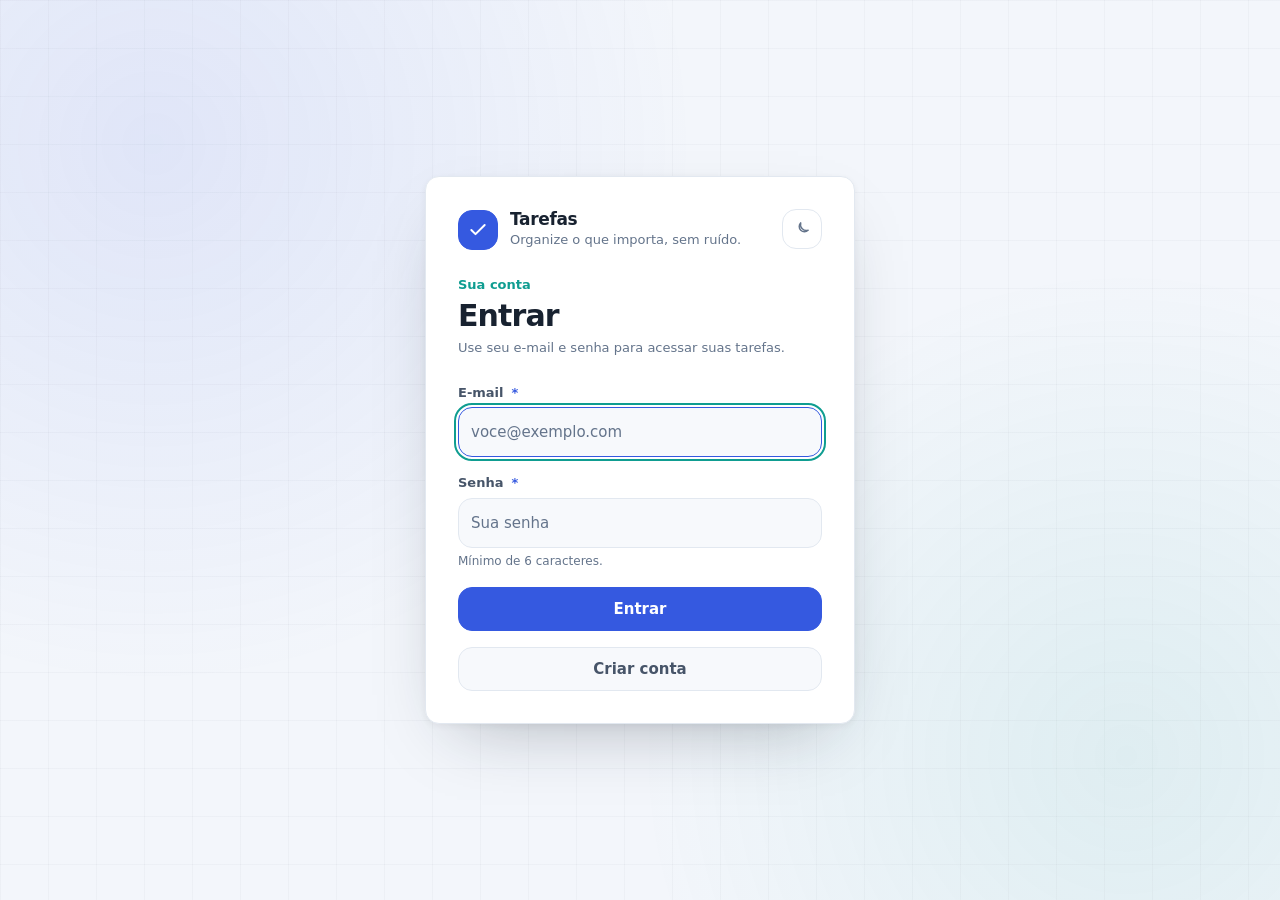
<file: docs/index.html>
<!DOCTYPE html>
<html lang="pt-BR">
<head>
  <meta charset="UTF-8">
  <meta name="viewport" content="width=device-width, initial-scale=1">
  <meta name="description" content="Gerenciador de tarefas pessoal, conectado a uma API FastAPI.">
  <meta name="theme-color" content="#F3F6FB">
  <title>Tarefas — Gerenciador</title>

  <script>
    // Aplica o tema antes do CSS para evitar o flash de tema errado.
    (function () {
      try {
        var salvo = localStorage.getItem("gerenciador.tema");
        var escuro = window.matchMedia &&
          window.matchMedia("(prefers-color-scheme: dark)").matches;
        var tema = salvo === "light" || salvo === "dark"
          ? salvo
          : (escuro ? "dark" : "light");

        document.documentElement.dataset.theme = tema;
        var meta = document.querySelector('meta[name="theme-color"]');
        if (meta) meta.content = tema === "dark" ? "#0B1020" : "#F3F6FB";
      } catch (erro) {
        document.documentElement.dataset.theme = "light";
      }
    })();
  </script>
  <link rel="stylesheet" href="css/style.css">
</head>
<body>

  <main class="login" id="tela-login" hidden>
    <section class="login__card" aria-labelledby="login-titulo">
      <div class="login__top">
        <div class="brand">
          <span class="brand__mark" aria-hidden="true">
            <svg viewBox="0 0 24 24" width="20" height="20" fill="none" stroke="currentColor" stroke-width="2.4" stroke-linecap="round" stroke-linejoin="round">
              <path d="M20 6 9 17l-5-5"/>
            </svg>
          </span>
          <div class="brand__text">
            <p class="brand__title">Tarefas</p>
            <p class="brand__sub">Organize o que importa, sem ruído.</p>
          </div>
        </div>

        <button class="icon-btn theme-toggle" type="button" data-theme-toggle aria-label="Ativar tema escuro" aria-pressed="false" title="Ativar tema escuro">
          <span class="theme-toggle__icon theme-toggle__icon--sun" aria-hidden="true">
            <svg viewBox="0 0 24 24" width="18" height="18" fill="none" stroke="currentColor" stroke-width="2" stroke-linecap="round" stroke-linejoin="round">
              <circle cx="12" cy="12" r="4"/>
              <path d="M12 2v2M12 20v2M4.93 4.93l1.42 1.42M17.66 17.66l1.41 1.41M2 12h2M20 12h2M4.93 19.07l1.42-1.42M17.66 6.34l1.41-1.41"/>
            </svg>
          </span>
          <span class="theme-toggle__icon theme-toggle__icon--moon" aria-hidden="true">
            <svg viewBox="0 0 24 24" width="18" height="18" fill="none" stroke="currentColor" stroke-width="2" stroke-linecap="round" stroke-linejoin="round">
              <path d="M20 14.5A8.5 8.5 0 0 1 9.5 4 7 7 0 1 0 20 14.5Z"/>
            </svg>
          </span>
        </button>
      </div>

      <header class="login__head">
        <p class="login__kicker">Sua conta</p>
        <h1 class="login__title" id="login-titulo">Entrar</h1>
        <p class="login__text">Use seu e-mail e senha para acessar suas tarefas.</p>
      </header>

      <form class="login__form" id="form-login" novalidate>
        <div class="field">
          <label class="field__label" for="login-email">
            E-mail <span class="field__req" aria-hidden="true">*</span>
          </label>
          <input
            class="field__input"
            id="login-email"
            name="email"
            type="email"
            maxlength="254"
            autocomplete="username"
            placeholder="voce@exemplo.com"
            required
            aria-required="true"
          >
          <p class="field__error" id="erro-login-email" data-erro-de="login-email" hidden></p>
        </div>

        <div class="field">
          <label class="field__label" for="login-senha">
            Senha <span class="field__req" aria-hidden="true">*</span>
          </label>
          <input
            class="field__input"
            id="login-senha"
            name="senha"
            type="password"
            minlength="6"
            maxlength="128"
            autocomplete="current-password"
            placeholder="Sua senha"
            required
            aria-required="true"
          >
          <p class="field__hint">Mínimo de 6 caracteres.</p>
          <p class="field__error" id="erro-login-senha" data-erro-de="login-senha" hidden></p>
        </div>

        <p class="login__erro" id="login-erro" role="alert" hidden></p>

        <button class="btn btn--primary btn--block" type="submit" id="login-submit">
          Entrar
        </button>

        <button class="btn btn--ghost btn--block" type="button" id="login-criar-conta">
          Criar conta
        </button>
      </form>
    </section>
  </main>

  <main class="login" id="tela-cadastro" hidden>
    <section class="login__card" aria-labelledby="cadastro-titulo">
      <div class="login__top">
        <div class="brand">
          <span class="brand__mark" aria-hidden="true">
            <svg viewBox="0 0 24 24" width="20" height="20" fill="none" stroke="currentColor" stroke-width="2.4" stroke-linecap="round" stroke-linejoin="round">
              <path d="M20 6 9 17l-5-5"/>
            </svg>
          </span>
          <div class="brand__text">
            <p class="brand__title">Tarefas</p>
            <p class="brand__sub">Organize o que importa, sem ruído.</p>
          </div>
        </div>

        <button class="icon-btn theme-toggle" type="button" data-theme-toggle aria-label="Ativar tema escuro" aria-pressed="false" title="Ativar tema escuro">
          <span class="theme-toggle__icon theme-toggle__icon--sun" aria-hidden="true">
            <svg viewBox="0 0 24 24" width="18" height="18" fill="none" stroke="currentColor" stroke-width="2" stroke-linecap="round" stroke-linejoin="round">
              <circle cx="12" cy="12" r="4"/>
              <path d="M12 2v2M12 20v2M4.93 4.93l1.42 1.42M17.66 17.66l1.41 1.41M2 12h2M20 12h2M4.93 19.07l1.42-1.42M17.66 6.34l1.41-1.41"/>
            </svg>
          </span>
          <span class="theme-toggle__icon theme-toggle__icon--moon" aria-hidden="true">
            <svg viewBox="0 0 24 24" width="18" height="18" fill="none" stroke="currentColor" stroke-width="2" stroke-linecap="round" stroke-linejoin="round">
              <path d="M20 14.5A8.5 8.5 0 0 1 9.5 4 7 7 0 1 0 20 14.5Z"/>
            </svg>
          </span>
        </button>
      </div>

      <header class="login__head">
        <p class="login__kicker">Nova conta</p>
        <h1 class="login__title" id="cadastro-titulo">Criar conta</h1>
        <p class="login__text">Leva menos de um minuto. Ao terminar, você já entra direto.</p>
      </header>

      <form class="login__form" id="form-cadastro" novalidate>
        <div class="field">
          <label class="field__label" for="cadastro-nome">
            Nome <span class="field__req" aria-hidden="true">*</span>
          </label>
          <input
            class="field__input"
            id="cadastro-nome"
            name="nome"
            type="text"
            maxlength="50"
            autocomplete="name"
            placeholder="Como devemos chamar você?"
            required
            aria-required="true"
          >
          <p class="field__error" id="erro-cadastro-nome" data-erro-de="cadastro-nome" hidden></p>
        </div>

        <div class="field">
          <label class="field__label" for="cadastro-email">
            E-mail <span class="field__req" aria-hidden="true">*</span>
          </label>
          <input
            class="field__input"
            id="cadastro-email"
            name="email"
            type="email"
            maxlength="254"
            autocomplete="username"
            placeholder="voce@exemplo.com"
            required
            aria-required="true"
          >
          <p class="field__error" id="erro-cadastro-email" data-erro-de="cadastro-email" hidden></p>
        </div>

        <div class="field">
          <label class="field__label" for="cadastro-senha">
            Senha <span class="field__req" aria-hidden="true">*</span>
          </label>
          <input
            class="field__input"
            id="cadastro-senha"
            name="senha"
            type="password"
            minlength="6"
            maxlength="128"
            autocomplete="new-password"
            placeholder="Crie uma senha"
            required
            aria-required="true"
          >
          <p class="field__hint">Mínimo de 6 caracteres.</p>
          <p class="field__error" id="erro-cadastro-senha" data-erro-de="cadastro-senha" hidden></p>
        </div>

        <div class="field">
          <label class="field__label" for="cadastro-confirmar">
            Confirmar senha <span class="field__req" aria-hidden="true">*</span>
          </label>
          <input
            class="field__input"
            id="cadastro-confirmar"
            name="confirmar"
            type="password"
            minlength="6"
            maxlength="128"
            autocomplete="new-password"
            placeholder="Repita a senha"
            required
            aria-required="true"
          >
          <p class="field__error" id="erro-cadastro-confirmar" data-erro-de="cadastro-confirmar" hidden></p>
        </div>

        <p class="login__erro" id="cadastro-erro" role="alert" hidden></p>

        <button class="btn btn--primary btn--block" type="submit" id="cadastro-submit">
          Criar conta
        </button>

        <button class="btn btn--ghost btn--block" type="button" id="cadastro-voltar">
          Já tenho conta
        </button>
      </form>
    </section>
  </main>

  <div class="app" id="app" hidden>

    <header class="topbar">
      <div class="brand">
        <span class="brand__mark" aria-hidden="true">
          <svg viewBox="0 0 24 24" width="20" height="20" fill="none" stroke="currentColor" stroke-width="2.4" stroke-linecap="round" stroke-linejoin="round">
            <path d="M20 6 9 17l-5-5"/>
          </svg>
        </span>
        <div class="brand__text">
          <h1 class="brand__title">Tarefas</h1>
          <p class="brand__sub">Organize o que importa, sem ruído.</p>
        </div>
      </div>

      <div class="topbar__actions">
        <span class="api-pill" id="api-status" data-online="desconhecido" title="Status da conexão com a API">
          <span class="api-pill__dot" aria-hidden="true"></span>
          <span class="api-pill__text" id="api-status-text">Conectando…</span>
        </span>

        <button class="icon-btn theme-toggle" type="button" data-theme-toggle aria-label="Ativar tema escuro" aria-pressed="false" title="Ativar tema escuro">
          <span class="theme-toggle__icon theme-toggle__icon--sun" aria-hidden="true">
            <svg viewBox="0 0 24 24" width="18" height="18" fill="none" stroke="currentColor" stroke-width="2" stroke-linecap="round" stroke-linejoin="round">
              <circle cx="12" cy="12" r="4"/>
              <path d="M12 2v2M12 20v2M4.93 4.93l1.42 1.42M17.66 17.66l1.41 1.41M2 12h2M20 12h2M4.93 19.07l1.42-1.42M17.66 6.34l1.41-1.41"/>
            </svg>
          </span>
          <span class="theme-toggle__icon theme-toggle__icon--moon" aria-hidden="true">
            <svg viewBox="0 0 24 24" width="18" height="18" fill="none" stroke="currentColor" stroke-width="2" stroke-linecap="round" stroke-linejoin="round">
              <path d="M20 14.5A8.5 8.5 0 0 1 9.5 4 7 7 0 1 0 20 14.5Z"/>
            </svg>
          </span>
        </button>

        <button
          class="user-pill"
          type="button"
          id="usuario-nome"
          aria-haspopup="dialog"
          aria-label="Abrir meu perfil"
          title="Abrir meu perfil"
          hidden
        ></button>

        <button type="button" class="btn btn--ghost btn--compact" id="logout">Sair</button>
      </div>
    </header>

    <div class="layout">

      <section class="composer" aria-labelledby="composer-titulo">
        <header class="composer__head">
          <p class="composer__greeting" id="saudacao">Olá</p>
          <h2 class="composer__title" id="composer-titulo">O que precisa ser feito?</h2>
          <p class="composer__hint">
            Uma tarefa por vez. Dê um nome claro e, se quiser, acrescente contexto.
          </p>
        </header>

        <form class="form" id="form-nova" novalidate>
          <div class="field">
            <label class="field__label" for="novo-nome">
              Título <span class="field__req" aria-hidden="true">*</span>
            </label>
            <input
              class="field__input"
              id="novo-nome"
              name="nome"
              type="text"
              maxlength="60"
              autocomplete="off"
              placeholder="Ex.: Revisar as rotas da API"
              required
              aria-required="true"
            >
            <p class="field__error" id="erro-novo-nome" data-erro-de="novo-nome" hidden></p>
          </div>

          <div class="field">
            <label class="field__label" for="novo-descricao">
              Descrição <span class="field__optional">Opcional</span>
            </label>
            <textarea
              class="field__input field__input--area"
              id="novo-descricao"
              name="descricao"
              rows="3"
              maxlength="140"
              placeholder="Algum detalhe que ajude a lembrar do que se trata."
            ></textarea>
          </div>

          <button type="submit" class="btn btn--primary btn--block">
            <svg class="btn__icon" viewBox="0 0 24 24" width="17" height="17" fill="none" stroke="currentColor" stroke-width="2.2" stroke-linecap="round" aria-hidden="true">
              <path d="M12 5v14M5 12h14"/>
            </svg>
            Adicionar tarefa
          </button>
        </form>
      </section>

      <section class="tasks-panel" aria-labelledby="tarefas-titulo">
        <header class="tasks-panel__head">
          <div>
            <h2 class="tasks-panel__title" id="tarefas-titulo">Minhas tarefas</h2>
            <p class="tasks-panel__summary" id="resumo-tarefas" aria-live="polite">
              <span><strong data-contador="pendente">0</strong> pendentes</span>
              <span><strong data-contador="concluido">0</strong> concluídas</span>
            </p>
          </div>
        </header>

        <div class="task-toolbar">
          <div class="search">
            <label class="sr-only" for="busca-tarefas">Buscar tarefas</label>
            <svg class="search__icon" viewBox="0 0 24 24" width="17" height="17" fill="none" stroke="currentColor" stroke-width="2" stroke-linecap="round" stroke-linejoin="round" aria-hidden="true">
              <circle cx="11" cy="11" r="7"/>
              <path d="m20 20-3.5-3.5"/>
            </svg>
            <input
              class="search__input"
              id="busca-tarefas"
              type="search"
              autocomplete="off"
              placeholder="Buscar por título ou descrição"
            >
            <button class="search__clear" type="button" id="limpar-busca" aria-label="Limpar busca" title="Limpar busca" hidden>
              <svg viewBox="0 0 24 24" width="15" height="15" fill="none" stroke="currentColor" stroke-width="2.2" stroke-linecap="round" aria-hidden="true">
                <path d="M6 6l12 12M18 6 6 18"/>
              </svg>
            </button>
          </div>

          <nav class="filters" aria-label="Filtrar tarefas por status">
            <button type="button" class="chip is-active" data-filtro="todas" aria-pressed="true">
              Todas <span class="chip__num" data-contador="total">0</span>
            </button>
            <button type="button" class="chip" data-filtro="pendente" aria-pressed="false">
              Pendentes <span class="chip__num" data-contador="pendente">0</span>
            </button>
            <button type="button" class="chip" data-filtro="concluido" aria-pressed="false">
              Concluídas <span class="chip__num" data-contador="concluido">0</span>
            </button>
            <button type="button" class="chip" data-filtro="cancelado" aria-pressed="false">
              Canceladas <span class="chip__num" data-contador="cancelado">0</span>
            </button>
          </nav>
        </div>

        <p class="feedback" id="feedback" role="status" aria-live="polite"></p>

        <div class="tasks-scroll" id="tasks-scroll">
          <div class="state" id="loading" hidden>
            <span class="spinner" aria-hidden="true"></span>
            <p class="state__text">Carregando tarefas…</p>
          </div>

          <div class="state state--empty" id="vazio" hidden>
            <div class="state__icon" aria-hidden="true">
              <svg viewBox="0 0 24 24" width="26" height="26" fill="none" stroke="currentColor" stroke-width="1.7" stroke-linecap="round" stroke-linejoin="round">
                <rect x="3" y="4" width="18" height="17" rx="3"/>
                <path d="M8 3v3M16 3v3M8 12h8M8 16h5"/>
              </svg>
            </div>
            <p class="state__title" id="vazio-titulo">Nenhuma tarefa por aqui</p>
            <p class="state__text" id="vazio-texto">Adicione a primeira tarefa no painel ao lado para começar.</p>
          </div>

          <ul class="tasks" id="lista"></ul>

          <button
            class="btn btn--ghost tasks-more"
            id="carregar-mais"
            type="button"
            aria-controls="lista"
            hidden
          >
            Carregar mais
          </button>
        </div>
      </section>

    </div>
  </div>

  <dialog class="modal" id="modal-editar" aria-labelledby="modal-editar-titulo">
    <form class="modal__card" id="form-editar" novalidate>
      <button type="button" class="icon-btn modal__close" data-fechar aria-label="Fechar edição" title="Fechar">
        <svg viewBox="0 0 24 24" width="17" height="17" fill="none" stroke="currentColor" stroke-width="2.2" stroke-linecap="round" aria-hidden="true">
          <path d="M6 6l12 12M18 6 6 18"/>
        </svg>
      </button>

      <header class="modal__head">
        <p class="modal__eyebrow">Editando <span id="editar-ref">#000</span></p>
        <h2 class="modal__title" id="modal-editar-titulo">Editar tarefa</h2>
      </header>

      <div class="field">
        <label class="field__label" for="editar-nome">
          Título <span class="field__req" aria-hidden="true">*</span>
        </label>
        <input class="field__input" id="editar-nome" type="text" maxlength="60" required aria-required="true">
        <p class="field__error" id="erro-editar-nome" data-erro-de="editar-nome" hidden></p>
      </div>

      <div class="field">
        <label class="field__label" for="editar-descricao">
          Descrição <span class="field__optional">Opcional</span>
        </label>
        <textarea class="field__input field__input--area" id="editar-descricao" rows="3" maxlength="140"></textarea>
      </div>

      <div class="field">
        <label class="field__label" for="editar-status">Status</label>
        <select class="field__input" id="editar-status">
          <option value="pendente">Pendente</option>
          <option value="concluido">Concluído</option>
          <option value="cancelado">Cancelado</option>
        </select>
      </div>

      <footer class="modal__actions">
        <button type="button" class="btn btn--ghost" data-fechar>Cancelar</button>
        <button type="submit" class="btn btn--primary">Salvar alterações</button>
      </footer>
    </form>
  </dialog>

  <dialog class="modal modal--confirm" id="modal-excluir" aria-labelledby="modal-excluir-titulo">
    <div class="modal__card">
      <span class="modal__warn" aria-hidden="true">
        <svg viewBox="0 0 24 24" width="22" height="22" fill="none" stroke="currentColor" stroke-width="2" stroke-linecap="round" stroke-linejoin="round">
          <path d="M3 6h18M8 6V4a1 1 0 0 1 1-1h6a1 1 0 0 1 1 1v2M19 6l-1 14a2 2 0 0 1-2 2H8a2 2 0 0 1-2-2L5 6"/>
        </svg>
      </span>
      <h2 class="modal__title" id="modal-excluir-titulo">Excluir tarefa?</h2>
      <p class="modal__text" id="excluir-texto">Esta ação não pode ser desfeita.</p>

      <footer class="modal__actions">
        <button type="button" class="btn btn--ghost" data-fechar>Manter</button>
        <button type="button" class="btn btn--danger" id="confirmar-excluir">Excluir</button>
      </footer>
    </div>
  </dialog>

  <dialog class="modal" id="modal-perfil" aria-labelledby="modal-perfil-titulo">
    <form class="modal__card" id="form-perfil" novalidate>
      <button type="button" class="icon-btn modal__close" data-fechar-perfil aria-label="Fechar perfil" title="Fechar">
        <svg viewBox="0 0 24 24" width="17" height="17" fill="none" stroke="currentColor" stroke-width="2.2" stroke-linecap="round" aria-hidden="true">
          <path d="M6 6l12 12M18 6 6 18"/>
        </svg>
      </button>

      <header class="modal__head">
        <p class="modal__eyebrow">Sua conta</p>
        <h2 class="modal__title" id="modal-perfil-titulo">Minha conta</h2>
        <p class="modal__text">Atualize seus dados ou encerre a conta.</p>
      </header>

      <div class="field">
        <label class="field__label" for="perfil-nome">
          Nome <span class="field__req" aria-hidden="true">*</span>
        </label>
        <input
          class="field__input"
          id="perfil-nome"
          name="nome"
          type="text"
          maxlength="50"
          autocomplete="name"
          required
          aria-required="true"
        >
        <p class="field__error" id="erro-perfil-nome" data-erro-de="perfil-nome" hidden></p>
      </div>

      <div class="field">
        <label class="field__label" for="perfil-email">
          E-mail <span class="field__req" aria-hidden="true">*</span>
        </label>
        <input
          class="field__input"
          id="perfil-email"
          name="email"
          type="email"
          maxlength="254"
          autocomplete="username"
          required
          aria-required="true"
        >
        <p class="field__error" id="erro-perfil-email" data-erro-de="perfil-email" hidden></p>
      </div>

      <div class="field">
        <label class="field__label" for="perfil-senha">
          Nova senha <span class="field__optional">Opcional</span>
        </label>
        <input
          class="field__input"
          id="perfil-senha"
          name="senha"
          type="password"
          minlength="6"
          maxlength="128"
          autocomplete="new-password"
          placeholder="Deixe em branco para manter"
        >
        <p class="field__hint">Mínimo de 6 caracteres.</p>
        <p class="field__error" id="erro-perfil-senha" data-erro-de="perfil-senha" hidden></p>
      </div>

      <div class="field">
        <label class="field__label" for="perfil-confirmar">Confirmar nova senha</label>
        <input
          class="field__input"
          id="perfil-confirmar"
          name="confirmar"
          type="password"
          minlength="6"
          maxlength="128"
          autocomplete="new-password"
          placeholder="Repita a nova senha"
        >
        <p class="field__error" id="erro-perfil-confirmar" data-erro-de="perfil-confirmar" hidden></p>
      </div>

      <p class="login__erro" id="perfil-erro" role="alert" hidden></p>

      <footer class="modal__actions">
        <button type="button" class="btn btn--ghost" data-fechar-perfil>Fechar</button>
        <button type="submit" class="btn btn--primary" id="perfil-salvar">Salvar alterações</button>
      </footer>

      <div class="perfil__zona">
        <p class="perfil__zona-titulo">Zona de risco</p>
        <p class="perfil__zona-texto">
          Desativar impede novos acessos. Excluir apaga a conta e todas as tarefas.
        </p>
        <div class="perfil__acoes">
          <button type="button" class="btn btn--ghost" id="perfil-desativar">Desativar conta</button>
          <button type="button" class="btn btn--danger" id="perfil-excluir">Excluir conta</button>
        </div>
      </div>
    </form>
  </dialog>

  <dialog class="modal modal--confirm" id="modal-conta" aria-labelledby="conta-titulo">
    <div class="modal__card">
      <span class="modal__warn" aria-hidden="true">
        <svg viewBox="0 0 24 24" width="22" height="22" fill="none" stroke="currentColor" stroke-width="2" stroke-linecap="round" stroke-linejoin="round">
          <path d="M3 6h18M8 6V4a1 1 0 0 1 1-1h6a1 1 0 0 1 1 1v2M19 6l-1 14a2 2 0 0 1-2 2H8a2 2 0 0 1-2-2L5 6"/>
        </svg>
      </span>
      <h2 class="modal__title" id="conta-titulo">Desativar conta?</h2>
      <p class="modal__text" id="conta-texto"></p>

      <footer class="modal__actions">
        <button type="button" class="btn btn--ghost" data-fechar-perfil>Voltar</button>
        <button type="button" class="btn btn--danger" id="conta-confirmar">Confirmar</button>
      </footer>
    </div>
  </dialog>

  <script type="module" src="js/main.js"></script>
</body>
</html>
</file>
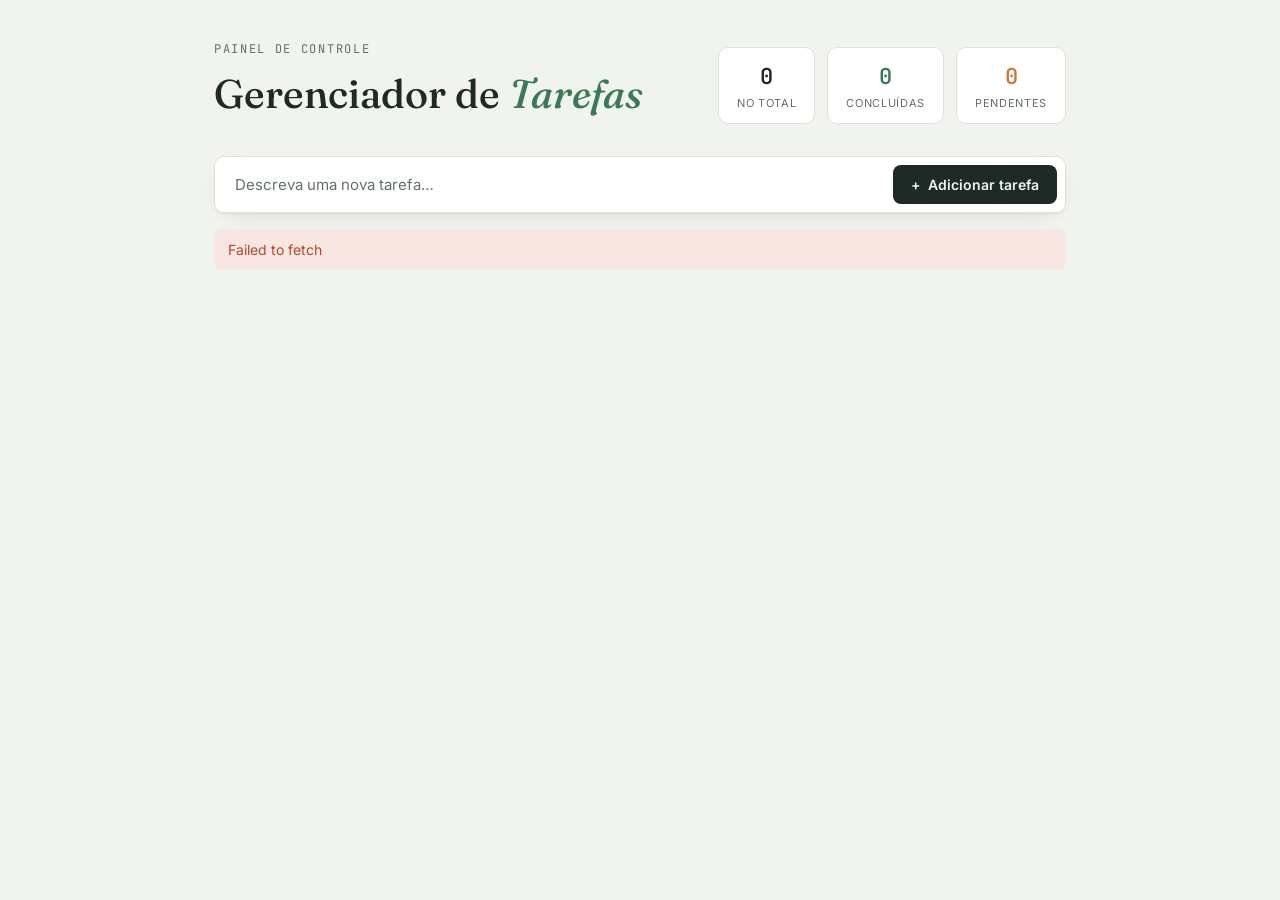
<file: frontend/index.html>
<!DOCTYPE html>
<html lang="pt-BR">
<head>
  <meta charset="UTF-8">
  <meta name="viewport" content="width=device-width, initial-scale=1.0">
  <title>Gerenciador de Tarefas</title>

  <!-- Fontes: Fraunces (títulos), Inter (texto), JetBrains Mono (IDs/labels) -->
  <link rel="preconnect" href="https://fonts.googleapis.com">
  <link rel="preconnect" href="https://fonts.gstatic.com" crossorigin>
  <link href="https://fonts.googleapis.com/css2?family=Fraunces:ital,opsz,wght@0,9..144,500;0,9..144,600;1,9..144,500&family=Inter:wght@400;500;600;700&family=JetBrains+Mono:wght@500;600&display=swap" rel="stylesheet">

  <link rel="stylesheet" href="style.css">
</head>
<body>

  <div class="app">

    <!-- ===================== DASHBOARD ===================== -->
    <header class="dashboard">
      <div class="dashboard__title">
        <p class="dashboard__eyebrow">painel de controle</p>
        <h1>Gerenciador de <em>Tarefas</em></h1>
      </div>

      <div class="dashboard__stats">
        <div class="stat-card">
          <span class="stat-card__value" id="total-count">0</span>
          <span class="stat-card__label">no total</span>
        </div>
        <div class="stat-card stat-card--done">
          <span class="stat-card__value" id="done-count">0</span>
          <span class="stat-card__label">concluídas</span>
        </div>
        <div class="stat-card stat-card--pending">
          <span class="stat-card__value" id="pending-count">0</span>
          <span class="stat-card__label">pendentes</span>
        </div>
      </div>
    </header>

    <!-- ===================== FORM DE NOVA TAREFA ===================== -->
    <section class="toolbar">
      <form id="form-nova-tarefa" class="toolbar__form">
        <input
          type="text"
          id="input-descricao"
          placeholder="Descreva uma nova tarefa…"
          maxlength="120"
          autocomplete="off"
          required
        >
        <button type="submit" class="btn btn--primary">
          <span class="btn__icon" aria-hidden="true">+</span>
          Adicionar tarefa
        </button>
      </form>
    </section>

    <!-- Mensagens de sucesso / erro -->
    <div id="feedback" class="feedback" role="status" aria-live="polite"></div>

    <!-- ===================== LISTA DE TAREFAS ===================== -->
    <main class="task-list-wrapper">

      <div id="loading" class="loading" hidden>
        <span class="spinner" aria-hidden="true"></span>
        <p>Carregando tarefas…</p>
      </div>

      <div id="empty-state" class="empty-state" hidden>
        <p class="empty-state__title">Nenhuma tarefa por aqui</p>
        <p class="empty-state__subtitle">Adicione a primeira tarefa no campo acima.</p>
      </div>

      <ul id="task-list" class="task-list"></ul>
    </main>
  </div>

  <!-- ===================== MODAL DE EDIÇÃO ===================== -->
  <div id="modal-overlay" class="modal-overlay" hidden>
    <div class="modal" role="dialog" aria-modal="true" aria-labelledby="modal-title">
      <p class="modal__eyebrow">editando tarefa <span id="modal-task-id"></span></p>
      <h2 id="modal-title">Alterar tarefa</h2>

      <form id="form-editar-tarefa">
        <input type="hidden" id="edit-id">

        <label for="edit-descricao">Descrição</label>
        <textarea id="edit-descricao" rows="3" maxlength="120" required></textarea>

        <label for="edit-status">Status</label>
        <select id="edit-status">
          <option value="não realizada">Não realizada</option>
          <option value="em andamento">Em andamento</option>
          <option value="concluída">Concluída</option>
        </select>

        <div class="modal__actions">
          <button type="button" id="btn-cancelar-edicao" class="btn btn--ghost">Cancelar</button>
          <button type="submit" class="btn btn--primary">Salvar alterações</button>
        </div>
      </form>
    </div>
  </div>

  <script src="script.js"></script>
</body>
</html>
</file>
<file: docs/css/style.css>
/* ==========================================================================
   Tarefas — Calm Ledger
   Tokens, temas, layout e componentes em um único sistema.
   ========================================================================== */

:root {
  /* Tipografia — escala 1.2, uma família para UI e uma para números. */
  --font-sans: ui-sans-serif, system-ui, -apple-system, BlinkMacSystemFont,
    "Segoe UI", Roboto, "Helvetica Neue", Arial, sans-serif;
  --font-mono: ui-monospace, SFMono-Regular, "SF Mono", Menlo, Consolas,
    "Liberation Mono", monospace;

  --step--2: 0.75rem;
  --step--1: 0.8125rem;
  --step-0: 0.9375rem;
  --step-1: 1.0625rem;
  --step-2: 1.25rem;
  --step-3: 1.5rem;
  --step-4: 1.875rem;

  /* Espaçamento — base 4px. */
  --space-1: 4px;
  --space-2: 8px;
  --space-3: 12px;
  --space-4: 16px;
  --space-5: 20px;
  --space-6: 24px;
  --space-7: 32px;
  --space-8: 40px;
  --space-9: 48px;
  --space-10: 64px;

  /* Cores — modo claro. */
  --bg: #f3f6fb;
  --surface: #ffffff;
  --surface-2: #f7f9fc;
  --surface-3: #eef3fa;
  --text: #182230;
  --text-2: #475569;
  --text-3: #64748b;
  --border: #e2e8f0;
  --border-strong: #cbd5e1;

  --primary: #3559e0;
  --primary-hover: #2848c4;
  --primary-soft: #e8edff;
  --on-primary: #ffffff;
  --accent: #0f9d91;
  --accent-hover: #0b7f76;
  --accent-soft: #e6f7f5;
  --on-accent: #ffffff;

  --success: #166534;
  --success-soft: #dcfce7;
  --danger: #b42318;
  --danger-hover: #912018;
  --danger-soft: #fee4e2;
  --on-danger: #ffffff;

  --status-pendente: #1e40af;
  --status-pendente-soft: #dbeafe;
  --status-concluido: #166534;
  --status-concluido-soft: #dcfce7;
  --status-cancelado: #475569;
  --status-cancelado-soft: #f1f5f9;

  --ambient-1: rgba(53, 89, 224, 0.1);
  --ambient-2: rgba(15, 157, 145, 0.09);
  --grid-line: rgba(24, 34, 48, 0.026);

  /* Forma — retângulos com um raio; pills e círculos usam 999px. */
  --radius: 14px;
  --shadow-panel: 0 28px 70px -32px rgba(24, 34, 48, 0.35),
    0 2px 8px rgba(24, 34, 48, 0.06);
  --shadow-card: 0 1px 2px rgba(24, 34, 48, 0.05);

  /* Movimento. */
  --dur-fast: 120ms;
  --dur: 200ms;
  --dur-slow: 320ms;
  --ease: cubic-bezier(0.2, 0, 0, 1);
  --ease-out: cubic-bezier(0.16, 1, 0.3, 1);

  --content: 1100px;
  --select-arrow: url("data:image/svg+xml,%3Csvg xmlns='http://www.w3.org/2000/svg' width='14' height='14' viewBox='0 0 24 24' fill='none' stroke='%2364748b' stroke-width='2.2' stroke-linecap='round' stroke-linejoin='round'%3E%3Cpath d='m6 9 6 6 6-6'/%3E%3C/svg%3E");
}

[data-theme="dark"] {
  --bg: #0b1020;
  --surface: #151c2e;
  --surface-2: #1c263b;
  --surface-3: #243149;
  --text: #f1f5f9;
  --text-2: #cbd5e1;
  --text-3: #a5b4c7;
  --border: #2b3850;
  --border-strong: #3b4a66;

  --primary: #7c93ff;
  --primary-hover: #93a6ff;
  --primary-soft: rgba(124, 147, 255, 0.16);
  --on-primary: #0b1020;
  --accent: #42d6c3;
  --accent-hover: #6be3d3;
  --accent-soft: rgba(66, 214, 195, 0.14);
  --on-accent: #062a27;

  --success: #86efac;
  --success-soft: rgba(34, 197, 94, 0.14);
  --danger: #fca5a5;
  --danger-hover: #fecaca;
  --danger-soft: rgba(248, 113, 113, 0.14);
  --on-danger: #3b0a0a;

  --status-pendente: #93c5fd;
  --status-pendente-soft: rgba(59, 130, 246, 0.16);
  --status-concluido: #86efac;
  --status-concluido-soft: rgba(34, 197, 94, 0.14);
  --status-cancelado: #cbd5e1;
  --status-cancelado-soft: rgba(148, 163, 184, 0.14);

  --ambient-1: rgba(124, 147, 255, 0.12);
  --ambient-2: rgba(66, 214, 195, 0.08);
  --grid-line: rgba(241, 245, 249, 0.025);

  --shadow-panel: 0 30px 80px -32px rgba(0, 0, 0, 0.75),
    0 2px 8px rgba(0, 0, 0, 0.3);
  --shadow-card: 0 1px 2px rgba(0, 0, 0, 0.25);
  --select-arrow: url("data:image/svg+xml,%3Csvg xmlns='http://www.w3.org/2000/svg' width='14' height='14' viewBox='0 0 24 24' fill='none' stroke='%23a5b4c7' stroke-width='2.2' stroke-linecap='round' stroke-linejoin='round'%3E%3Cpath d='m6 9 6 6 6-6'/%3E%3C/svg%3E");
}

/* ==========================================================================
   Base
   ========================================================================== */

*,
*::before,
*::after {
  box-sizing: border-box;
}

html {
  color-scheme: light;
  -webkit-text-size-adjust: 100%;
}

html[data-theme="dark"] {
  color-scheme: dark;
}

body {
  margin: 0;
  min-height: 100vh;
  min-height: 100dvh;
  display: grid;
  place-items: center;
  padding: var(--space-6);
  overflow-x: hidden;
  background: var(--bg);
  color: var(--text);
  font-family: var(--font-sans);
  font-size: var(--step-0);
  line-height: 1.6;
  -webkit-font-smoothing: antialiased;
  text-rendering: optimizeLegibility;
  transition: background-color var(--dur) var(--ease),
    color var(--dur) var(--ease);
}

body::before {
  content: "";
  position: fixed;
  inset: 0;
  z-index: 0;
  pointer-events: none;
  background-image:
    radial-gradient(circle at 12% 16%, var(--ambient-1), transparent 40%),
    radial-gradient(circle at 88% 84%, var(--ambient-2), transparent 36%),
    linear-gradient(var(--grid-line) 1px, transparent 1px),
    linear-gradient(90deg, var(--grid-line) 1px, transparent 1px);
  background-size: auto, auto, var(--space-9) var(--space-9),
    var(--space-9) var(--space-9);
}

h1,
h2,
p {
  margin: 0;
}

button,
input,
textarea,
select {
  font: inherit;
  color: inherit;
}

button {
  cursor: pointer;
}

svg {
  display: block;
}

[hidden] {
  display: none !important;
}

::selection {
  background: var(--accent-soft);
  color: var(--text);
}

:focus-visible {
  outline: 2px solid var(--accent);
  outline-offset: 2px;
}

.sr-only {
  position: absolute;
  width: 1px;
  height: 1px;
  padding: 0;
  margin: -1px;
  overflow: hidden;
  clip: rect(0, 0, 0, 0);
  white-space: nowrap;
  border: 0;
}

/* ==========================================================================
   Login
   ========================================================================== */

.login {
  position: relative;
  z-index: 1;
  width: min(430px, 100%);
}

.login__card {
  display: flex;
  flex-direction: column;
  gap: var(--space-6);
  padding: var(--space-7);
  background: var(--surface);
  border: 1px solid var(--border);
  border-radius: var(--radius);
  box-shadow: var(--shadow-panel);
  animation: app-in var(--dur-slow) var(--ease-out);
  transition: background-color var(--dur) var(--ease),
    border-color var(--dur) var(--ease);
}

.login__top {
  display: flex;
  align-items: flex-start;
  justify-content: space-between;
  gap: var(--space-4);
}

.login__head {
  display: flex;
  flex-direction: column;
  gap: var(--space-1);
}

.login__kicker {
  color: var(--accent);
  font-size: var(--step--1);
  font-weight: 600;
}

.login__title {
  font-size: var(--step-4);
  line-height: 1.15;
  letter-spacing: -0.03em;
}

.login__text {
  color: var(--text-3);
  font-size: var(--step--1);
}

.login__form {
  display: flex;
  flex-direction: column;
  gap: var(--space-4);
}

.login__erro {
  padding: var(--space-3);
  background: var(--danger-soft);
  border: 1px solid var(--danger);
  border-radius: var(--radius);
  color: var(--danger);
  font-size: var(--step--1);
}

.login .field__input {
  background: var(--surface-2);
}

/* ==========================================================================
   Marca e topo
   ========================================================================== */

.brand {
  display: flex;
  align-items: center;
  gap: var(--space-3);
  min-width: 0;
}

.brand__mark {
  display: grid;
  place-items: center;
  flex: none;
  width: 40px;
  height: 40px;
  background: var(--primary);
  border: 1px solid var(--primary);
  border-radius: var(--radius);
  color: var(--on-primary);
}

.brand__text {
  min-width: 0;
}

.brand__title {
  font-size: var(--step-1);
  font-weight: 700;
  letter-spacing: -0.02em;
  line-height: 1.25;
}

.brand__sub {
  overflow: hidden;
  color: var(--text-3);
  font-size: var(--step--1);
  text-overflow: ellipsis;
  white-space: nowrap;
}

.app {
  position: relative;
  z-index: 1;
  display: flex;
  flex-direction: column;
  width: min(var(--content), 100%);
  height: min(820px, calc(100dvh - var(--space-9)));
  overflow: hidden;
  background: var(--surface);
  border: 1px solid var(--border);
  border-radius: var(--radius);
  box-shadow: var(--shadow-panel);
  animation: app-in var(--dur-slow) var(--ease-out);
  transition: background-color var(--dur) var(--ease),
    border-color var(--dur) var(--ease);
}

.topbar {
  display: flex;
  align-items: center;
  justify-content: space-between;
  flex: none;
  gap: var(--space-4);
  padding: var(--space-4) var(--space-6);
  background: var(--surface);
  border-bottom: 1px solid var(--border);
  transition: background-color var(--dur) var(--ease),
    border-color var(--dur) var(--ease);
}

.topbar__actions {
  display: flex;
  align-items: center;
  justify-content: flex-end;
  flex-wrap: wrap;
  gap: var(--space-2);
}

.api-pill {
  display: inline-flex;
  align-items: center;
  gap: var(--space-2);
  max-width: 180px;
  padding: var(--space-1) var(--space-3);
  background: var(--surface-2);
  border: 1px solid var(--border);
  border-radius: 999px;
  color: var(--text-3);
  font-size: var(--step--2);
  white-space: nowrap;
}

.api-pill__dot {
  flex: none;
  width: 7px;
  height: 7px;
  background: var(--text-3);
  border-radius: 999px;
}

.api-pill[data-online="sim"] .api-pill__dot {
  background: var(--accent);
}
.api-pill[data-online="nao"] .api-pill__dot {
  background: var(--danger);
}

.api-pill__text {
  overflow: hidden;
  text-overflow: ellipsis;
}

.user-pill {
  max-width: 190px;
  overflow: hidden;
  padding: var(--space-1) var(--space-3);
  background: var(--surface-2);
  border: 1px solid var(--border);
  border-radius: 999px;
  color: var(--text-2);
  font-size: var(--step--1);
  text-align: left;
  text-overflow: ellipsis;
  white-space: nowrap;
}

.user-pill:hover {
  color: var(--text);
  border-color: var(--border-strong);
}

/* ==========================================================================
   Layout principal
   ========================================================================== */

.layout {
  display: grid;
  grid-template-columns: 360px minmax(0, 1fr);
  flex: 1;
  min-height: 0;
}

.composer {
  min-height: 0;
  overflow-y: auto;
  padding: var(--space-7) var(--space-6);
  background: var(--surface-2);
  border-right: 1px solid var(--border);
  scrollbar-color: var(--border-strong) transparent;
  scrollbar-width: thin;
  transition: background-color var(--dur) var(--ease),
    border-color var(--dur) var(--ease);
}

.composer__head {
  display: flex;
  flex-direction: column;
  gap: var(--space-1);
}

.composer__greeting {
  color: var(--accent);
  font-size: var(--step--1);
  font-weight: 600;
}

.composer__title {
  font-size: var(--step-3);
  font-weight: 700;
  letter-spacing: -0.025em;
  line-height: 1.2;
}

.composer__hint {
  margin-top: var(--space-1);
  color: var(--text-3);
  font-size: var(--step--1);
}

.form {
  display: flex;
  flex-direction: column;
  gap: var(--space-4);
  margin-top: var(--space-6);
  padding-top: var(--space-6);
  border-top: 1px solid var(--border);
}

/* ==========================================================================
   Campos
   ========================================================================== */

.field {
  display: flex;
  flex-direction: column;
  gap: var(--space-1);
}

.field__label {
  display: flex;
  align-items: baseline;
  gap: var(--space-2);
  color: var(--text-2);
  font-size: var(--step--1);
  font-weight: 600;
}

.field__req {
  color: var(--primary);
}

.field__optional {
  color: var(--text-3);
  font-size: var(--step--2);
  font-weight: 400;
}

.field__input {
  width: 100%;
  min-height: 44px;
  padding: var(--space-3);
  background: var(--surface);
  border: 1px solid var(--border);
  border-radius: var(--radius);
  color: var(--text);
  transition: background-color var(--dur) var(--ease),
    border-color var(--dur) var(--ease), box-shadow var(--dur) var(--ease);
}

.field__input::placeholder {
  color: var(--text-3);
}

.field__input:hover {
  border-color: var(--border-strong);
}

.field__input:focus {
  border-color: var(--primary);
}

.field__input--area {
  min-height: 96px;
  resize: vertical;
}

.field__input[aria-invalid="true"] {
  border-color: var(--danger);
}

select.field__input {
  appearance: none;
  padding-right: var(--space-8);
  background-image: var(--select-arrow);
  background-repeat: no-repeat;
  background-position: right var(--space-3) center;
}

.field__hint {
  color: var(--text-3);
  font-size: var(--step--2);
}

.field__error {
  color: var(--danger);
  font-size: var(--step--2);
}

.modal .field__input {
  background: var(--surface-2);
}

/* ==========================================================================
   Botões e controles
   ========================================================================== */

.btn {
  display: inline-flex;
  align-items: center;
  justify-content: center;
  gap: var(--space-2);
  min-height: 44px;
  padding: var(--space-3) var(--space-4);
  background: transparent;
  border: 1px solid transparent;
  border-radius: var(--radius);
  color: var(--text);
  font-size: var(--step-0);
  font-weight: 600;
  line-height: 1.2;
  white-space: nowrap;
  transition: background-color var(--dur) var(--ease),
    border-color var(--dur) var(--ease), color var(--dur) var(--ease),
    transform var(--dur-fast) var(--ease);
}

.btn:hover:not(:disabled) {
  transform: translateY(-1px);
}

.btn:active:not(:disabled) {
  transform: translateY(1px);
}

.btn:disabled,
.btn[aria-busy="true"] {
  cursor: not-allowed;
  opacity: 0.55;
}

.btn__icon {
  flex: none;
}

.btn--block {
  width: 100%;
}

.btn--compact {
  min-height: 38px;
  padding: var(--space-2) var(--space-3);
  font-size: var(--step--1);
}

.btn--primary {
  background: var(--primary);
  border-color: var(--primary);
  color: var(--on-primary);
}

.btn--primary:hover:not(:disabled) {
  background: var(--primary-hover);
  border-color: var(--primary-hover);
}

.btn--ghost {
  background: var(--surface-2);
  border-color: var(--border);
  color: var(--text-2);
}

.btn--ghost:hover:not(:disabled) {
  background: var(--surface-3);
  border-color: var(--border-strong);
  color: var(--text);
}

.btn--danger {
  background: var(--danger);
  border-color: var(--danger);
  color: var(--on-danger);
}

.btn--danger:hover:not(:disabled) {
  background: var(--danger-hover);
  border-color: var(--danger-hover);
}

.icon-btn {
  display: grid;
  place-items: center;
  flex: none;
  width: 40px;
  height: 40px;
  padding: 0;
  background: transparent;
  border: 1px solid var(--border);
  border-radius: var(--radius);
  color: var(--text-3);
  transition: background-color var(--dur) var(--ease),
    border-color var(--dur) var(--ease), color var(--dur) var(--ease),
    transform var(--dur-fast) var(--ease);
}

.icon-btn:hover:not(:disabled) {
  background: var(--surface-2);
  border-color: var(--border-strong);
  color: var(--text);
}

.icon-btn:active:not(:disabled) {
  transform: translateY(1px);
}

.icon-btn--danger:hover:not(:disabled) {
  background: var(--danger-soft);
  border-color: var(--danger);
  color: var(--danger);
}

.icon-btn:disabled {
  cursor: not-allowed;
  opacity: 0.5;
}

.icon-btn svg {
  width: 17px;
  height: 17px;
}

.theme-toggle__icon {
  display: grid;
  place-items: center;
  transition: transform var(--dur) var(--ease);
}

.theme-toggle__icon--sun {
  display: none;
}

[data-theme="dark"] .theme-toggle__icon--sun {
  display: grid;
}

[data-theme="dark"] .theme-toggle__icon--moon {
  display: none;
}

.theme-toggle:hover .theme-toggle__icon {
  transform: rotate(12deg);
}

/* ==========================================================================
   Painel de tarefas
   ========================================================================== */

.tasks-panel {
  display: flex;
  flex-direction: column;
  min-width: 0;
  min-height: 0;
  padding: var(--space-6) var(--space-6) 0;
  background: var(--surface);
  transition: background-color var(--dur) var(--ease);
}

.tasks-panel__head {
  display: flex;
  align-items: flex-start;
  justify-content: space-between;
  gap: var(--space-4);
  flex: none;
  padding-bottom: var(--space-3);
  border-bottom: 1px solid var(--border);
}

.tasks-panel__title {
  font-size: var(--step-2);
  font-weight: 700;
  letter-spacing: -0.02em;
  line-height: 1.25;
}

.tasks-panel__summary {
  display: flex;
  flex-wrap: wrap;
  gap: var(--space-3);
  margin-top: var(--space-1);
  color: var(--text-3);
  font-size: var(--step--1);
}

.tasks-panel__summary strong {
  color: var(--text-2);
  font-family: var(--font-mono);
  font-size: var(--step--1);
  font-weight: 600;
}

.task-toolbar {
  display: flex;
  flex-direction: column;
  gap: var(--space-3);
  flex: none;
  padding: var(--space-4) 0 var(--space-3);
}

.search {
  position: relative;
  min-width: 0;
}

.search__icon {
  position: absolute;
  top: 50%;
  left: var(--space-3);
  color: var(--text-3);
  transform: translateY(-50%);
  pointer-events: none;
}

.search__input {
  width: 100%;
  min-height: 44px;
  padding: var(--space-3) var(--space-8) var(--space-3) var(--space-7);
  background: var(--surface-2);
  border: 1px solid var(--border);
  border-radius: var(--radius);
  color: var(--text);
  transition: background-color var(--dur) var(--ease),
    border-color var(--dur) var(--ease), box-shadow var(--dur) var(--ease);
}

.search__input::placeholder {
  color: var(--text-3);
}

.search__input::-webkit-search-cancel-button {
  display: none;
}

.search__input:hover {
  border-color: var(--border-strong);
}

.search__input:focus {
  background: var(--surface);
  border-color: var(--primary);
}

.search__clear {
  position: absolute;
  top: 50%;
  right: var(--space-2);
  display: grid;
  place-items: center;
  width: 30px;
  height: 30px;
  padding: 0;
  background: var(--surface-3);
  border: 1px solid transparent;
  border-radius: 999px;
  color: var(--text-3);
  transform: translateY(-50%);
  transition: background-color var(--dur) var(--ease),
    color var(--dur) var(--ease);
}

.search__clear:hover {
  background: var(--border);
  color: var(--text);
}

.filters {
  display: flex;
  flex-wrap: wrap;
  gap: var(--space-1);
}

.chip {
  display: inline-flex;
  align-items: center;
  gap: var(--space-2);
  min-height: 36px;
  padding: var(--space-1) var(--space-3);
  background: transparent;
  border: 1px solid var(--border);
  border-radius: 999px;
  color: var(--text-3);
  font-size: var(--step--1);
  font-weight: 600;
  transition: background-color var(--dur) var(--ease),
    border-color var(--dur) var(--ease), color var(--dur) var(--ease);
}

.chip:hover {
  background: var(--surface-2);
  border-color: var(--border-strong);
  color: var(--text);
}

.chip.is-active {
  background: var(--primary-soft);
  border-color: var(--primary);
  color: var(--primary);
}

.chip__num {
  display: inline-grid;
  place-items: center;
  min-width: 20px;
  height: 20px;
  padding: 0 var(--space-1);
  background: var(--surface-3);
  border-radius: 999px;
  color: var(--text-3);
  font-family: var(--font-mono);
  font-size: var(--step--2);
}

.chip.is-active .chip__num {
  background: var(--primary);
  color: var(--on-primary);
}

/* ==========================================================================
   Feedback e estados
   ========================================================================== */

.feedback {
  display: none;
  flex: none;
  margin-bottom: var(--space-3);
  padding: var(--space-3);
  border: 1px solid transparent;
  border-radius: var(--radius);
  font-size: var(--step--1);
}

.feedback.is-visible {
  display: block;
  animation: feedback-in var(--dur) var(--ease-out);
}

.feedback[data-tipo="sucesso"] {
  background: var(--success-soft);
  border-color: var(--success);
  color: var(--success);
}

.feedback[data-tipo="erro"] {
  background: var(--danger-soft);
  border-color: var(--danger);
  color: var(--danger);
}

.tasks-scroll {
  flex: 1;
  min-height: 0;
  overflow-y: auto;
  padding: var(--space-1) var(--space-1) var(--space-6) 0;
  scrollbar-color: var(--border-strong) transparent;
  scrollbar-width: thin;
}

.tasks-scroll::-webkit-scrollbar,
.composer::-webkit-scrollbar {
  width: 8px;
}

.tasks-scroll::-webkit-scrollbar-thumb,
.composer::-webkit-scrollbar-thumb {
  background: var(--border-strong);
  border-radius: 999px;
}

.state {
  display: flex;
  flex-direction: column;
  align-items: center;
  gap: var(--space-3);
  padding: var(--space-8) var(--space-4);
  color: var(--text-3);
  text-align: center;
}

.state__icon {
  display: grid;
  place-items: center;
  width: 52px;
  height: 52px;
  background: var(--surface-2);
  border: 1px solid var(--border);
  border-radius: var(--radius);
  color: var(--text-3);
}

.state__title {
  color: var(--text-2);
  font-size: var(--step-0);
  font-weight: 600;
}

.state__text {
  max-width: 34ch;
  font-size: var(--step--1);
}

.spinner {
  width: 26px;
  height: 26px;
  border: 2px solid var(--border);
  border-top-color: var(--accent);
  border-radius: 999px;
  animation: spin 700ms linear infinite;
}

/* ==========================================================================
   Lista e cards
   ========================================================================== */

.tasks {
  display: flex;
  flex-direction: column;
  gap: var(--space-2);
  margin: 0;
  padding: 0;
  list-style: none;
}

.tasks-more {
  width: 100%;
  margin-top: var(--space-3);
}

.task {
  position: relative;
  display: grid;
  grid-template-columns: auto minmax(0, 1fr) auto;
  align-items: start;
  gap: var(--space-3);
  padding: var(--space-4);
  overflow: hidden;
  background: var(--surface);
  border: 1px solid var(--border);
  border-radius: var(--radius);
  box-shadow: var(--shadow-card);
  transition: background-color var(--dur) var(--ease),
    border-color var(--dur) var(--ease), transform var(--dur) var(--ease),
    opacity var(--dur) var(--ease);
}

.task::before {
  content: "";
  position: absolute;
  top: var(--space-3);
  bottom: var(--space-3);
  left: 0;
  width: 3px;
  background: var(--status-color, var(--border-strong));
  border-radius: 999px;
}

.task[data-status="pendente"] {
  --status-color: var(--status-pendente);
}

.task[data-status="concluido"] {
  --status-color: var(--status-concluido);
  background: var(--surface-2);
}

.task[data-status="cancelado"] {
  --status-color: var(--status-cancelado);
  background: var(--surface-2);
  opacity: 0.82;
}

.task:hover {
  border-color: var(--border-strong);
  transform: translateY(-1px);
}

.task--entering {
  animation: task-in var(--dur) var(--ease-out);
}

.task.is-leaving {
  opacity: 0;
  transform: translateX(8px);
}

.task[data-status="concluido"] .task__nome {
  color: var(--text-3);
  text-decoration: line-through;
  text-decoration-thickness: 1px;
}

.task[data-status="concluido"] .task__descricao {
  color: var(--text-3);
}

.task[data-status="cancelado"] .task__nome {
  color: var(--text-3);
  text-decoration: line-through;
}

.task__check {
  display: grid;
  place-items: center;
  width: 26px;
  height: 26px;
  margin-top: var(--space-1);
  padding: 0;
  background: var(--surface);
  border: 2px solid var(--border-strong);
  border-radius: 999px;
  color: transparent;
  transition: background-color var(--dur) var(--ease),
    border-color var(--dur) var(--ease), color var(--dur) var(--ease),
    transform var(--dur-fast) var(--ease);
}

.task__check:hover:not(:disabled) {
  border-color: var(--accent);
  color: var(--accent);
  transform: scale(1.04);
}

.task__check[aria-pressed="true"] {
  background: var(--accent);
  border-color: var(--accent);
  color: var(--on-accent);
  animation: check-pop var(--dur) var(--ease-out);
}

.task__check:disabled {
  cursor: not-allowed;
  opacity: 0.55;
}

.task__check svg {
  width: 14px;
  height: 14px;
}

.task__body {
  min-width: 0;
}

.task__nome {
  overflow-wrap: anywhere;
  font-size: var(--step-0);
  font-weight: 600;
  line-height: 1.45;
}

.task__descricao {
  margin-top: var(--space-1);
  overflow-wrap: anywhere;
  color: var(--text-2);
  font-size: var(--step--1);
  line-height: 1.55;
}

.task__meta {
  display: flex;
  flex-wrap: wrap;
  align-items: center;
  gap: var(--space-2);
  margin-top: var(--space-2);
}

.task__status {
  display: inline-flex;
  align-items: center;
  gap: var(--space-1);
  padding: 2px var(--space-2);
  background: var(--status-cancelado-soft);
  border-radius: 999px;
  color: var(--status-cancelado);
  font-size: var(--step--2);
  font-weight: 600;
}

.task__status::before {
  content: "";
  width: 5px;
  height: 5px;
  background: currentColor;
  border-radius: 999px;
}

.task__status[data-status="pendente"] {
  background: var(--status-pendente-soft);
  color: var(--status-pendente);
}

.task__status[data-status="concluido"] {
  background: var(--status-concluido-soft);
  color: var(--status-concluido);
}

.task__status[data-status="cancelado"] {
  background: var(--status-cancelado-soft);
  color: var(--status-cancelado);
}

.task__id {
  color: var(--text-3);
  font-family: var(--font-mono);
  font-size: var(--step--2);
}

.task__actions {
  display: flex;
  gap: var(--space-1);
}

.task__actions .icon-btn {
  width: 36px;
  height: 36px;
}

/* ==========================================================================
   Modais
   ========================================================================== */

.modal {
  max-width: 100%;
  max-height: 100%;
  padding: 0;
  background: transparent;
  border: none;
}

.modal::backdrop {
  background: rgba(11, 16, 32, 0.62);
}

.modal__card {
  position: relative;
  display: flex;
  flex-direction: column;
  gap: var(--space-4);
  width: min(460px, calc(100vw - var(--space-8)));
  max-height: calc(100dvh - var(--space-8));
  overflow-y: auto;
  padding: var(--space-6);
  background: var(--surface);
  border: 1px solid var(--border);
  border-radius: var(--radius);
  box-shadow: var(--shadow-panel);
  transition: background-color var(--dur) var(--ease),
    border-color var(--dur) var(--ease);
}

.modal[open] .modal__card {
  animation: pop var(--dur) var(--ease-out);
}

.modal__close {
  position: absolute;
  top: var(--space-3);
  right: var(--space-3);
  width: 34px;
  height: 34px;
  background: var(--surface-2);
}

.modal__head {
  padding-right: var(--space-7);
}

.modal__eyebrow {
  color: var(--text-3);
  font-size: var(--step--2);
}

.modal__title {
  font-size: var(--step-2);
  font-weight: 700;
  letter-spacing: -0.02em;
}

.modal__text {
  color: var(--text-3);
  font-size: var(--step--1);
}

.modal__actions {
  display: flex;
  gap: var(--space-2);
  margin-top: var(--space-2);
}

.modal__actions .btn {
  flex: 1;
}

.modal--confirm .modal__card {
  align-items: center;
  text-align: center;
}

.modal--confirm .modal__actions {
  width: 100%;
}

.modal__warn {
  display: grid;
  place-items: center;
  width: 50px;
  height: 50px;
  background: var(--danger-soft);
  border-radius: var(--radius);
  color: var(--danger);
}

/* Perfil — zona de risco */

.perfil__zona {
  display: flex;
  flex-direction: column;
  gap: var(--space-2);
  padding-top: var(--space-4);
  border-top: 1px solid var(--border);
}

.perfil__zona-titulo {
  color: var(--text-3);
  font-size: var(--step--2);
  font-weight: 600;
  letter-spacing: 0.06em;
  text-transform: uppercase;
}

.perfil__zona-texto {
  color: var(--text-3);
  font-size: var(--step--1);
}

.perfil__acoes {
  display: flex;
  flex-wrap: wrap;
  gap: var(--space-2);
  margin-top: var(--space-1);
}

.perfil__acoes .btn {
  flex: 1 1 160px;
}

/* ==========================================================================
   Animações
   ========================================================================== */

@keyframes app-in {
  from {
    transform: translateY(10px);
  }
  to {
    transform: none;
  }
}

@keyframes task-in {
  from {
    transform: translateY(4px);
  }
  to {
    transform: none;
  }
}

@keyframes feedback-in {
  from {
    transform: translateY(-3px);
  }
  to {
    transform: none;
  }
}

@keyframes check-pop {
  0% {
    transform: scale(0.86);
  }
  60% {
    transform: scale(1.08);
  }
  100% {
    transform: scale(1);
  }
}

@keyframes pop {
  from {
    transform: translateY(8px) scale(0.985);
  }
  to {
    transform: none;
  }
}

@keyframes spin {
  to {
    transform: rotate(360deg);
  }
}

@media (prefers-reduced-motion: reduce) {
  *,
  *::before,
  *::after {
    animation-duration: 0.01ms !important;
    animation-iteration-count: 1 !important;
    transition-duration: 0.01ms !important;
    scroll-behavior: auto !important;
  }
}

/* ==========================================================================
   Responsivo
   ========================================================================== */

@media (max-width: 960px) {
  .layout {
    grid-template-columns: 320px minmax(0, 1fr);
  }

  .composer {
    padding: var(--space-6) var(--space-5);
  }
}

@media (max-width: 820px) {
  body {
    place-items: start center;
    padding: var(--space-4);
  }

  .app {
    height: auto;
    max-height: none;
  }

  .layout {
    grid-template-columns: 1fr;
  }

  .composer {
    overflow: visible;
    padding: var(--space-6);
    border-right: 0;
    border-bottom: 1px solid var(--border);
  }

  .tasks-panel {
    padding: var(--space-6);
  }

  .tasks-scroll {
    overflow: visible;
    padding-right: 0;
  }
}

@media (max-width: 600px) {
  .topbar {
    flex-wrap: wrap;
    padding: var(--space-4);
  }

  .topbar__actions {
    width: 100%;
    justify-content: flex-start;
  }

  .api-pill {
    max-width: 100%;
  }

  .user-pill {
    max-width: 42vw;
  }

  .composer {
    padding: var(--space-5) var(--space-4);
  }

  .tasks-panel {
    padding: var(--space-5) var(--space-4) var(--space-6);
  }

  .task {
    grid-template-columns: auto minmax(0, 1fr);
    grid-template-areas:
      "check body"
      "actions actions";
    gap: var(--space-2);
    padding: var(--space-3);
  }

  .task__check {
    grid-area: check;
  }

  .task__body {
    grid-area: body;
  }

  .task__actions {
    grid-area: actions;
    justify-content: flex-end;
  }

  .task__actions .icon-btn {
    width: 44px;
    height: 44px;
  }

  .search__input,
  .field__input {
    font-size: 16px;
  }

  .modal__card {
    width: calc(100vw - var(--space-6));
    max-height: calc(100dvh - var(--space-6));
    padding: var(--space-5);
  }

  .login__card {
    padding: var(--space-6);
  }
}

@media (max-width: 420px) {
  .brand__sub {
    display: none;
  }

  .topbar__actions {
    gap: var(--space-1);
  }

  .filters {
    gap: var(--space-1);
  }

  .chip {
    font-size: var(--step--2);
  }

  .modal__actions {
    flex-direction: column;
  }
}

@media (max-height: 720px) and (min-width: 821px) {
  body {
    padding: var(--space-3);
  }

  .app {
    height: calc(100dvh - var(--space-6));
  }

  .topbar {
    padding: var(--space-3) var(--space-5);
  }

  .composer {
    padding: var(--space-5);
  }

  .tasks-panel {
    padding-top: var(--space-4);
  }
}
</file>
<file: frontend/style.css>
/* =====================================================
   TOKENS — paleta, tipografia e espaçamentos do projeto
   ===================================================== */
:root {
  /* cor de fundo em tom "papel", texto em tinta escura verde-acinzentada */
  --bg: #F1F3EE;
  --surface: #FFFFFF;
  --ink: #1E2A25;
  --muted: #63706A;
  --border: #DCE2D8;

  /* acentos por status */
  --done: #3B7A57;
  --done-bg: #E7F1EA;
  --progress: #3B6EA5;
  --progress-bg: #E8EEF5;
  --pending: #C97D3B;
  --pending-bg: #F6EBDE;

  --danger: #B3492E;
  --danger-bg: #F7E6E1;

  --radius: 10px;
  --shadow: 0 1px 2px rgba(30, 42, 37, 0.06), 0 8px 24px -12px rgba(30, 42, 37, 0.18);

  --font-display: "Fraunces", Georgia, serif;
  --font-body: "Inter", -apple-system, BlinkMacSystemFont, sans-serif;
  --font-mono: "JetBrains Mono", "Courier New", monospace;
}

/* =====================================================
   RESET BÁSICO
   ===================================================== */
* {
  box-sizing: border-box;
}

body {
  margin: 0;
  background: var(--bg);
  color: var(--ink);
  font-family: var(--font-body);
  line-height: 1.5;
  -webkit-font-smoothing: antialiased;
}

button {
  font-family: inherit;
}

@media (prefers-reduced-motion: reduce) {
  * {
    animation-duration: 0.01ms !important;
    transition-duration: 0.01ms !important;
  }
}

/* =====================================================
   LAYOUT GERAL
   ===================================================== */
.app {
  max-width: 900px;
  margin: 0 auto;
  padding: 40px 24px 80px;
}

/* =====================================================
   DASHBOARD
   ===================================================== */
.dashboard {
  display: flex;
  flex-wrap: wrap;
  justify-content: space-between;
  align-items: flex-end;
  gap: 24px;
  margin-bottom: 32px;
}

.dashboard__eyebrow {
  margin: 0 0 6px;
  font-family: var(--font-mono);
  font-size: 12px;
  letter-spacing: 0.14em;
  text-transform: uppercase;
  color: var(--muted);
}

.dashboard__title h1 {
  margin: 0;
  font-family: var(--font-display);
  font-weight: 500;
  font-size: clamp(28px, 4vw, 40px);
  color: var(--ink);
}

.dashboard__title h1 em {
  font-style: italic;
  color: var(--done);
}

.dashboard__stats {
  display: flex;
  gap: 12px;
}

.stat-card {
  background: var(--surface);
  border: 1px solid var(--border);
  border-radius: var(--radius);
  padding: 12px 18px;
  min-width: 84px;
  text-align: center;
}

.stat-card__value {
  display: block;
  font-family: var(--font-mono);
  font-size: 22px;
  font-weight: 600;
}

.stat-card__label {
  display: block;
  font-size: 11px;
  color: var(--muted);
  text-transform: uppercase;
  letter-spacing: 0.06em;
  margin-top: 2px;
}

.stat-card--done .stat-card__value { color: var(--done); }
.stat-card--pending .stat-card__value { color: var(--pending); }

/* =====================================================
   TOOLBAR — formulário de nova tarefa
   ===================================================== */
.toolbar {
  margin-bottom: 16px;
}

.toolbar__form {
  display: flex;
  gap: 10px;
  background: var(--surface);
  border: 1px solid var(--border);
  border-radius: var(--radius);
  padding: 8px;
  box-shadow: var(--shadow);
}

.toolbar__form input[type="text"] {
  flex: 1;
  border: none;
  outline: none;
  background: transparent;
  padding: 10px 12px;
  font-size: 15px;
  font-family: var(--font-body);
  color: var(--ink);
}

.toolbar__form input[type="text"]::placeholder {
  color: var(--muted);
}

/* =====================================================
   BOTÕES
   ===================================================== */
.btn {
  border: none;
  border-radius: 8px;
  padding: 10px 18px;
  font-size: 14px;
  font-weight: 600;
  cursor: pointer;
  transition: transform 0.08s ease, opacity 0.15s ease;
  white-space: nowrap;
}

.btn:active {
  transform: scale(0.97);
}

.btn--primary {
  background: var(--ink);
  color: var(--bg);
}

.btn--primary:hover {
  opacity: 0.88;
}

.btn__icon {
  margin-right: 4px;
}

.btn--ghost {
  background: transparent;
  color: var(--muted);
  border: 1px solid var(--border);
}

.btn--ghost:hover {
  background: var(--bg);
}

.btn--small {
  padding: 6px 12px;
  font-size: 13px;
  border-radius: 6px;
}

.btn--edit {
  background: var(--progress-bg);
  color: var(--progress);
}

.btn--delete {
  background: var(--danger-bg);
  color: var(--danger);
}

/* =====================================================
   FEEDBACK (mensagens de sucesso / erro)
   ===================================================== */
.feedback {
  margin: 0 0 16px;
  padding: 0;
  font-size: 14px;
  border-radius: 8px;
  overflow: hidden;
  max-height: 0;
  transition: max-height 0.2s ease, padding 0.2s ease;
}

.feedback.is-visible {
  max-height: 60px;
  padding: 10px 14px;
}

.feedback--success {
  background: var(--done-bg);
  color: var(--done);
}

.feedback--error {
  background: var(--danger-bg);
  color: var(--danger);
}

/* =====================================================
   ESTADOS: carregando / vazio
   ===================================================== */
.loading {
  display: flex;
  flex-direction: column;
  align-items: center;
  gap: 12px;
  padding: 48px 0;
  color: var(--muted);
  font-size: 14px;
}

.spinner {
  width: 22px;
  height: 22px;
  border: 3px solid var(--border);
  border-top-color: var(--ink);
  border-radius: 50%;
  animation: spin 0.7s linear infinite;
}

@keyframes spin {
  to { transform: rotate(360deg); }
}

.empty-state {
  text-align: center;
  padding: 56px 20px;
  border: 1px dashed var(--border);
  border-radius: var(--radius);
  background: var(--surface);
}

.empty-state__title {
  margin: 0 0 4px;
  font-family: var(--font-display);
  font-size: 20px;
}

.empty-state__subtitle {
  margin: 0;
  color: var(--muted);
  font-size: 14px;
}

/* =====================================================
   LISTA DE TAREFAS (cards)
   ===================================================== */
.task-list {
  list-style: none;
  margin: 0;
  padding: 0;
  display: flex;
  flex-direction: column;
  gap: 10px;
}

.task-card {
  display: flex;
  align-items: center;
  gap: 16px;
  background: var(--surface);
  border: 1px solid var(--border);
  border-left: 4px solid var(--pending);
  border-radius: var(--radius);
  padding: 14px 16px;
  box-shadow: var(--shadow);
}

/* a cor da borda esquerda muda de acordo com o status da tarefa */
.task-card[data-status="em andamento"] {
  border-left-color: var(--progress);
}

.task-card[data-status="concluída"] {
  border-left-color: var(--done);
}

.task-card__id {
  font-family: var(--font-mono);
  font-size: 12px;
  color: var(--muted);
  min-width: 42px;
}

.task-card__body {
  flex: 1;
  min-width: 0;
}

.task-card__descricao {
  margin: 0 0 4px;
  font-size: 15px;
  word-break: break-word;
}

.task-card[data-status="concluída"] .task-card__descricao {
  color: var(--muted);
  text-decoration: line-through;
}

.task-card__status {
  display: inline-block;
  font-family: var(--font-mono);
  font-size: 11px;
  text-transform: uppercase;
  letter-spacing: 0.05em;
  padding: 2px 8px;
  border-radius: 999px;
  background: var(--pending-bg);
  color: var(--pending);
}

.task-card[data-status="em andamento"] .task-card__status {
  background: var(--progress-bg);
  color: var(--progress);
}

.task-card[data-status="concluída"] .task-card__status {
  background: var(--done-bg);
  color: var(--done);
}

.task-card__actions {
  display: flex;
  gap: 8px;
  flex-shrink: 0;
}

/* =====================================================
   MODAL DE EDIÇÃO
   ===================================================== */
.modal-overlay {
  position: fixed;
  inset: 0;
  background: rgba(30, 42, 37, 0.45);
  display: flex;
  align-items: center;
  justify-content: center;
  padding: 20px;
  z-index: 100;
}

.modal {
  width: 100%;
  max-width: 420px;
  background: var(--surface);
  border-radius: var(--radius);
  padding: 24px;
  box-shadow: 0 24px 60px -20px rgba(30, 42, 37, 0.4);
}

.modal__eyebrow {
  margin: 0 0 2px;
  font-family: var(--font-mono);
  font-size: 11px;
  letter-spacing: 0.08em;
  text-transform: uppercase;
  color: var(--muted);
}

.modal h2 {
  margin: 0 0 18px;
  font-family: var(--font-display);
  font-weight: 500;
  font-size: 22px;
}

.modal label {
  display: block;
  font-size: 13px;
  font-weight: 600;
  margin: 14px 0 6px;
  color: var(--muted);
}

.modal textarea,
.modal select {
  width: 100%;
  border: 1px solid var(--border);
  border-radius: 8px;
  padding: 10px 12px;
  font-family: var(--font-body);
  font-size: 14px;
  color: var(--ink);
  background: var(--bg);
  resize: vertical;
}

.modal textarea:focus,
.modal select:focus,
.toolbar__form input:focus-visible,
.btn:focus-visible {
  outline: 2px solid var(--progress);
  outline-offset: 2px;
}

.modal__actions {
  display: flex;
  justify-content: flex-end;
  gap: 10px;
  margin-top: 22px;
}

/* =====================================================
   RESPONSIVO — celular
   ===================================================== */
@media (max-width: 600px) {
  .app {
    padding: 24px 16px 64px;
  }

  .dashboard {
    flex-direction: column;
    align-items: flex-start;
  }

  .dashboard__stats {
    width: 100%;
  }

  .stat-card {
    flex: 1;
  }

  .toolbar__form {
    flex-direction: column;
  }

  .toolbar__form .btn {
    width: 100%;
  }

  .task-card {
    flex-wrap: wrap;
  }

  .task-card__actions {
    width: 100%;
    justify-content: flex-end;
  }
}

[hidden] {
  display: none !important;
}
</file>
